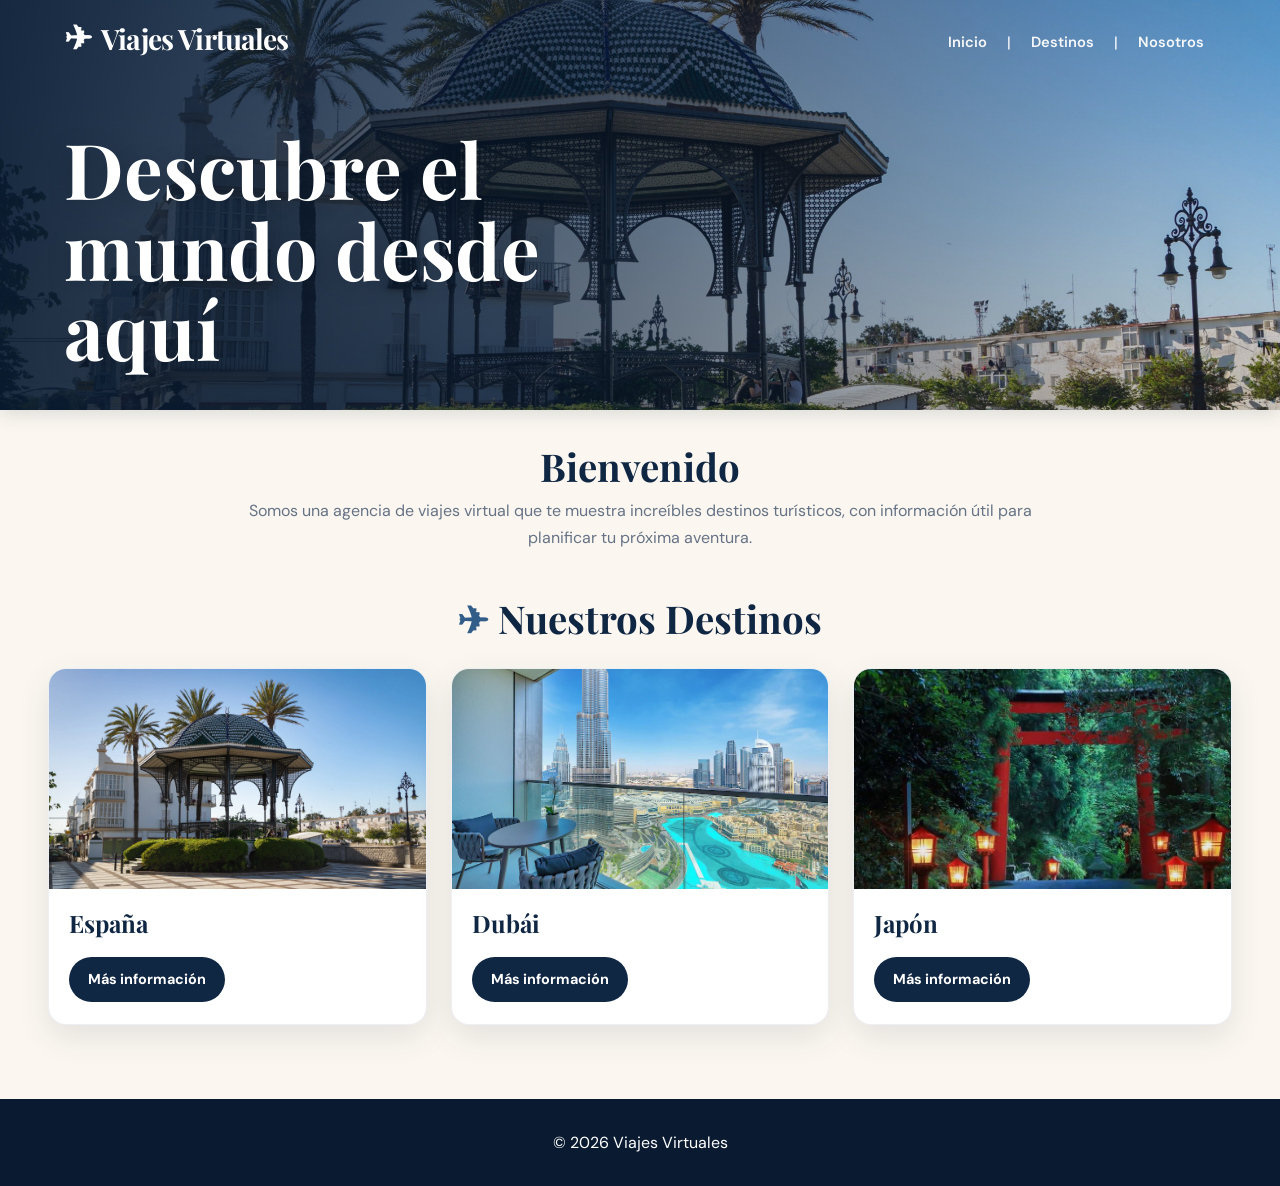
<file: index.html>
<!DOCTYPE html>
<html lang="es">
<head>
    <meta charset="UTF-8">
    <meta name="viewport" content="width=device-width, initial-scale=1.0">
    <link rel="stylesheet" href="css/estilos.css">
    <title>Viajes Virtuales</title>
</head>
<body class="home-page">

    <!-- ENCABEZADO -->
    <header>
    <h1>
        <a class="brand" href="index.html"
           aria-label="Viajes Virtuales: volver al inicio">
            <span class="brand-mark" aria-hidden="true">✈</span>
            Viajes Virtuales
        </a>
    </h1>
    <p>Descubre el mundo desde aquí</p>

        <nav>
            <a href="index.html">Inicio</a> |
            <a href="#destinos">Destinos</a> |
            <a href="nosotros.html">Nosotros</a>
        </nav>
    </header>
    

    <hr>

    <!-- INTRODUCCIÓN -->
    <main>
        <section>
            <h2>Bienvenido</h2>
            <p>
                <!-- Escribir aquí la introducción al propósito del sitio -->
                Somos una agencia de viajes virtual que te muestra increíbles
                destinos turísticos, con información útil para planificar
                tu próxima aventura.
            </p>
        </section>

        <hr>

        <!-- DESTINOS -->
        <section id="destinos">
            <h2>Nuestros Destinos</h2>

            <!-- España -->
            <article>
                <h3>España</h3>
                <a href="destinos/espana.html">
                    <img src="destinos/imagenes/cadiz1.webp" alt="Vista de España" width="600">
                </a>
                <p><a href="destinos/espana.html">Más información</a></p>
            </article>

            <!-- Dubái -->
            <article>
                <h3>Dubái</h3>
                <a href="destinos/dubai.html">
                    <img src="destinos/imagenes/Burj Khalifa.webp" alt="Burj Khalifa en Dubái" width="500">
                </a>
                <p><a href="destinos/dubai.html">Más información</a></p>
            </article>

            <!-- Japón -->
            <article>
                <h3>Japón</h3>
                <a href="destinos/japon.html">
                    <img src="destinos/imagenes/japon1.jpg" alt="Pagoda Chureito con el Monte Fuji y cerezos en flor" width="500">
                </a>
                <p><a href="destinos/japon.html">Más información</a></p>
            </article>

        </section>
    </main>

    <hr>

    <!-- PIE DE PÁGINA -->
    <footer>
        <p>&copy; 2026 Viajes Virtuales </p>
    </footer>

</body>
</html>
</file>
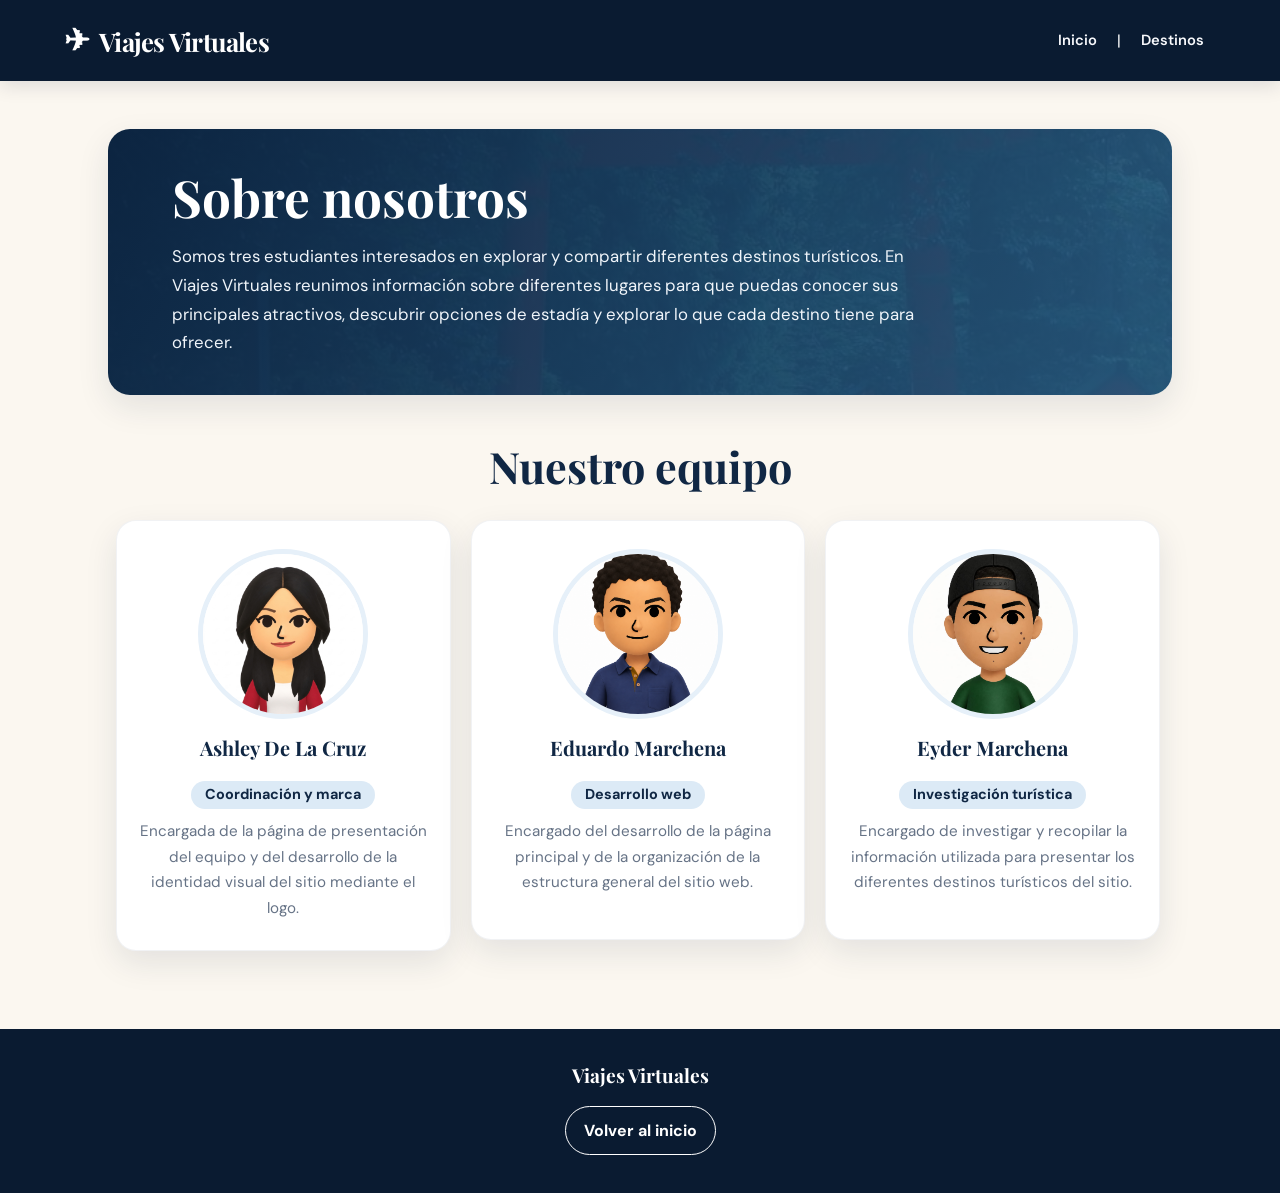
<file: nosotros.html>
<!DOCTYPE html>

<html lang="es">

<head>
    <meta charset="UTF-8">
    <meta name="viewport" content="width=device-width, initial-scale=1.0">
    <link rel="stylesheet" href="css/estilos.css">
    <title>Nosotros | Viajes Virtuales</title>
</head>

<body class="about-page">

<header>
    <h1>
        <a class="brand" href="index.html"
           aria-label="Viajes Virtuales: volver al inicio">
            <span class="brand-mark" aria-hidden="true">✈</span>
            Viajes Virtuales
        </a>
    </h1>


    <nav>
        <a href="index.html">Inicio</a> |
        <a href="index.html#destinos">Destinos</a>
    </nav>
  
</header>


<main>

    <section>
        <h2>Sobre nosotros</h2>

        <p>
            Somos tres estudiantes interesados en explorar y compartir diferentes 
            destinos turísticos. En Viajes Virtuales reunimos información
            sobre diferentes lugares para que puedas conocer sus principales
            atractivos, descubrir opciones de estadía y explorar lo que cada
            destino tiene para ofrecer.
        </p>
    </section>


    <section>
        <h2>Nuestro equipo</h2>

        <article>

            <figure>
                <!-- Ashley De La Cruz -->
                <img src="integrantes/Ashley.jpg"
                     alt="Fotografía de Ashley De La Cruz"
                     width="200"
                     height="200">
                <figcaption>Ashley De La Cruz</figcaption>
            </figure>

            <h3>Coordinación y marca</h3>

            <p>
                Encargada de la página de presentación del equipo y del
                desarrollo de la identidad visual del sitio mediante el logo.
            </p>

        </article>


        <article>

            <figure>
                <!-- Eduardo Marchena -->
                <img src="integrantes/Eduardo.png"
                     alt="Fotografía de Eduardo Marchena"
                     width="200"
                     height="200">
                <figcaption>Eduardo Marchena</figcaption>
            </figure>

            <h3>Desarrollo web</h3>

            <p>
                Encargado del desarrollo de la página principal y de la
                organización de la estructura general del sitio web.
            </p>

        </article>


        <article>

            <figure>
                <!-- Eyder Marchena -->
                <img src="integrantes/Eyder.jpeg"
                     alt="Fotografía de Eyder Marchena"
                     width="200"
                     height="200">
                <figcaption>Eyder Marchena</figcaption>
            </figure>

            <h3>Investigación turística</h3>

            <p>
                Encargado de investigar y recopilar la información utilizada
                para presentar los diferentes destinos turísticos del sitio.
            </p>

        </article>

    </section>

</main>


<footer>
    <p>Viajes Virtuales</p>
    <p>
        <a href="index.html">Volver al inicio</a>
    </p>
</footer>

</body>

</html>
</file>
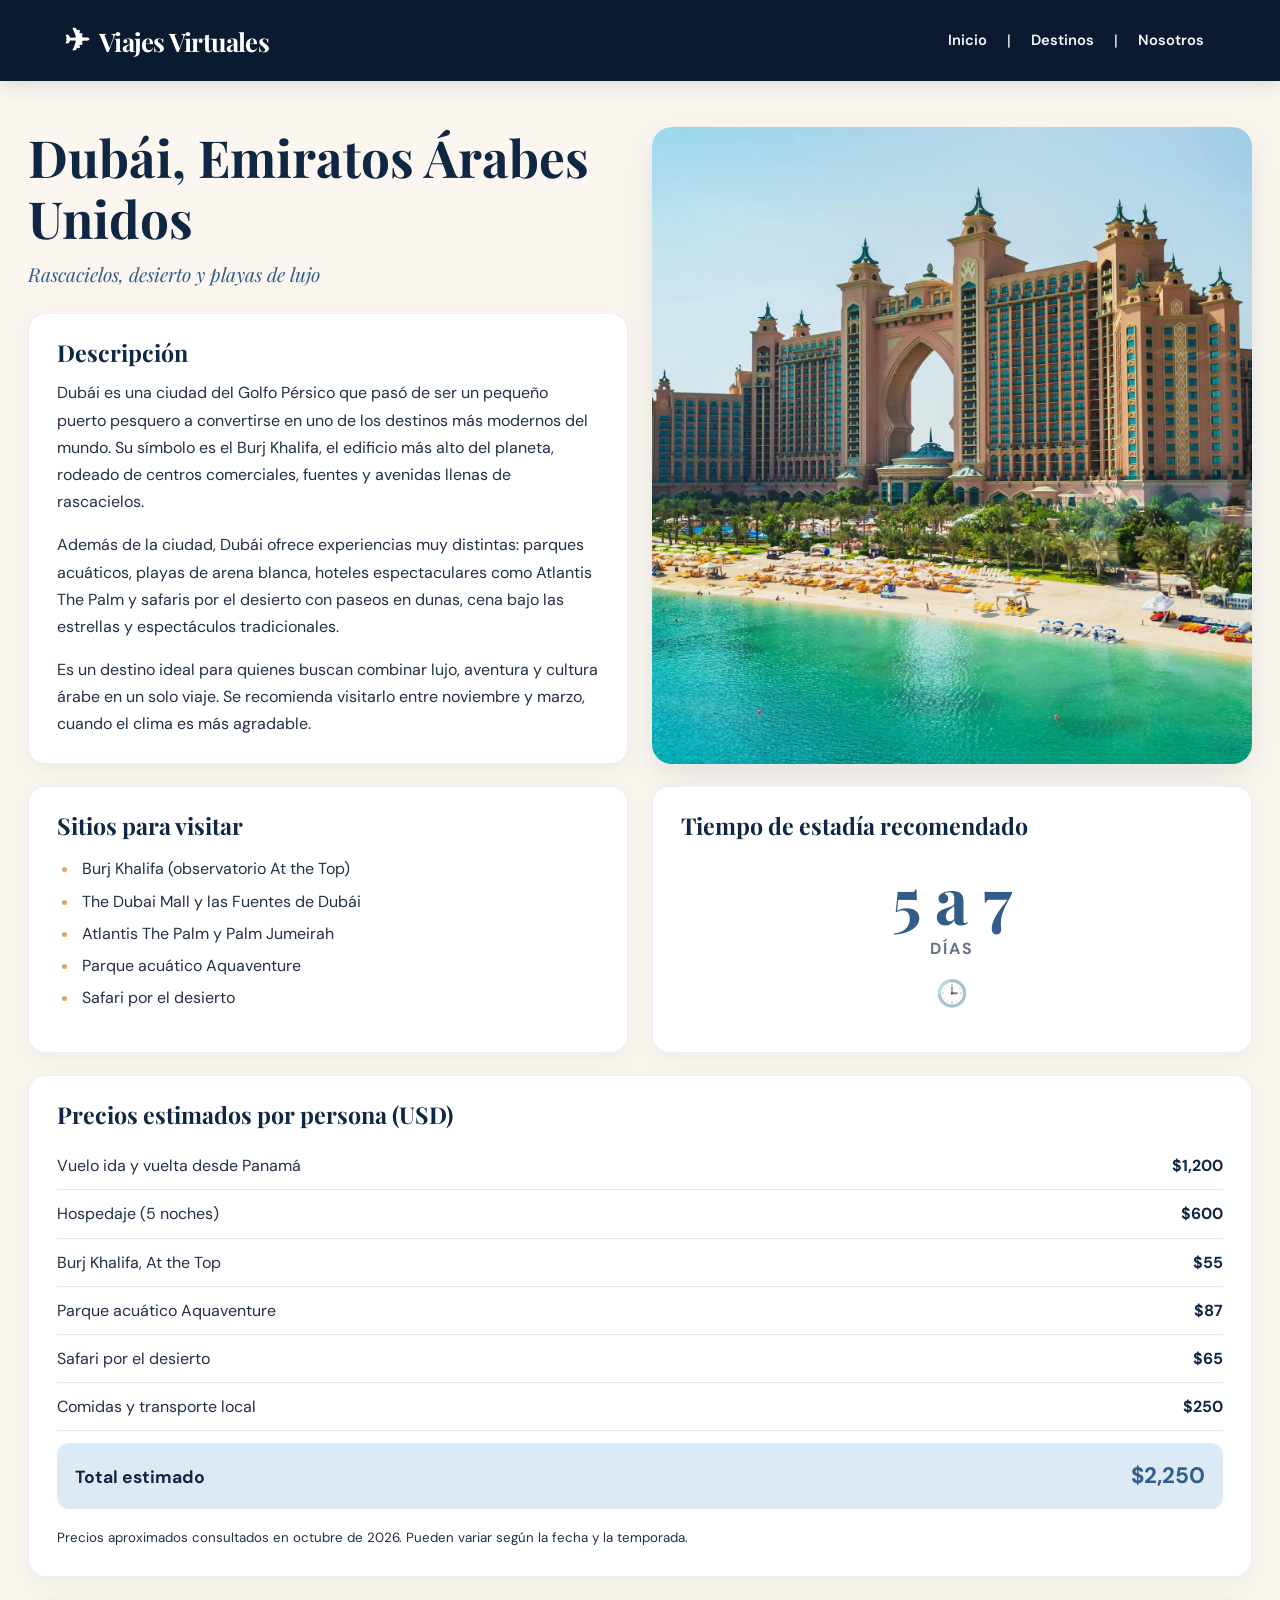
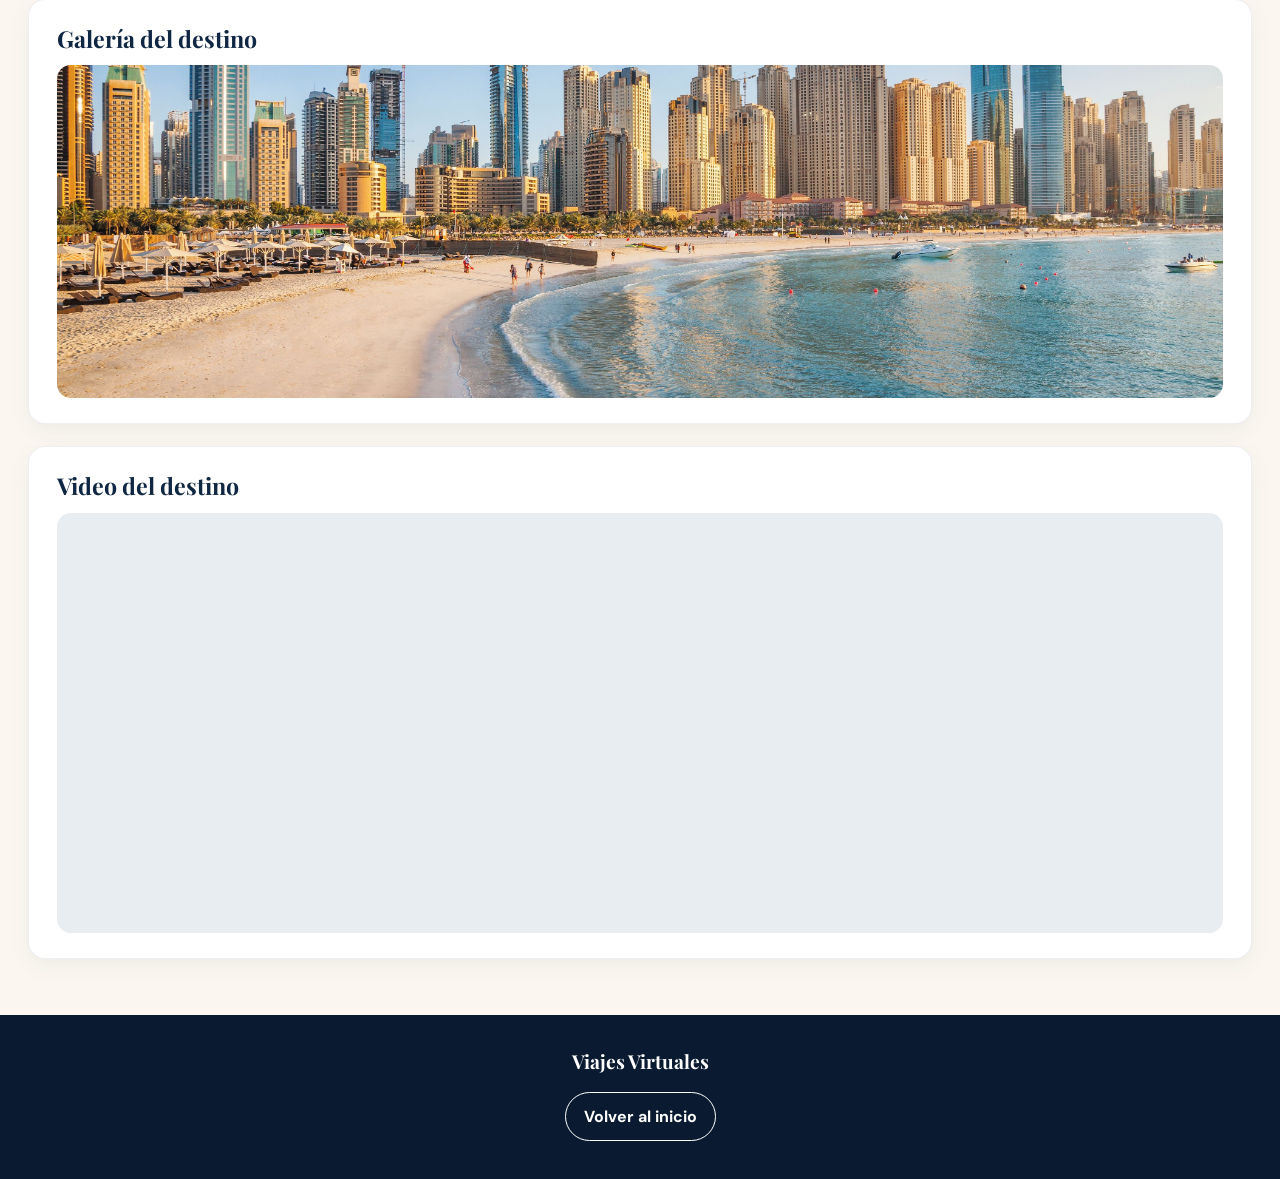
<file: destinos/dubai.html>
<!DOCTYPE html>
<html lang="es">
<head>
    <meta charset="UTF-8">
    <meta name="viewport" content="width=device-width, initial-scale=1.0">
    <link rel="stylesheet" href="../css/estilos.css">
    <title>Dubái - Viajes Virtuales</title>
</head>
<body class="destination-page dubai-page">

    <!-- ENCABEZADO -->
    <header>
        <h1>
            <a class="brand" href="../index.html"
             aria-label="Viajes Virtuales: volver al inicio">
                <span class="brand-mark" aria-hidden="true">✈</span>
                Viajes Virtuales
            </a>
        </h1>

        <nav>
            <a href="../index.html">Inicio</a> |
            <a href="../index.html#destinos">Destinos</a> |
            <a href="../nosotros.html">Nosotros</a>
        </nav>
    </header>

    <hr>

    <main>
        <!-- TÍTULO E IMAGEN PRINCIPAL -->
        <h2>Dubái, Emiratos Árabes Unidos</h2>
        <p><em>Rascacielos, desierto y playas de lujo</em></p>

        <img src="imagenes/dubai.webp"
             alt="Hotel Atlantis The Palm frente a la playa de Palm Jumeirah"
             width="500">

        <!-- DESCRIPCIÓN -->
        <section class="descripcion">
            <h3>Descripción</h3>
            <p>
                Dubái es una ciudad del Golfo Pérsico que pasó de ser un
                pequeño puerto pesquero a convertirse en uno de los destinos
                más modernos del mundo. Su símbolo es el Burj Khalifa, el
                edificio más alto del planeta, rodeado de centros comerciales,
                fuentes y avenidas llenas de rascacielos.
            </p>
            <p>
                Además de la ciudad, Dubái ofrece experiencias muy distintas:
                parques acuáticos, playas de arena blanca, hoteles
                espectaculares como Atlantis The Palm y safaris por el
                desierto con paseos en dunas, cena bajo las estrellas y
                espectáculos tradicionales.
            </p>
            <p>
                Es un destino ideal para quienes buscan combinar lujo,
                aventura y cultura árabe en un solo viaje. Se recomienda
                visitarlo entre noviembre y marzo, cuando el clima es más
                agradable.
            </p>
        </section>

        <!-- TARJETA 1: SITIOS A VISITAR -->
        <section class="sitios">
            <h3>Sitios para visitar</h3>
            <ul>
                <li>Burj Khalifa (observatorio At the Top)</li>
                <li>The Dubai Mall y las Fuentes de Dubái</li>
                <li>Atlantis The Palm y Palm Jumeirah</li>
                <li>Parque acuático Aquaventure</li>
                <li>Safari por el desierto</li>
            </ul>
        </section>

        <!-- TARJETA 2: TIEMPO DE ESTADÍA -->
        <section class="estadia">
            <h3>Tiempo de estadía recomendado</h3>
            <p class="duracion">
                <span class="numero">5 a 7</span>
                <span class="unidad">días</span>
            </p>
        </section>

        <!-- PRECIOS (ANCHO COMPLETO) -->
        <section class="precios">
            <h3>Precios estimados por persona (USD)</h3>
            <ul class="lista-precios">
                <li><span>Vuelo ida y vuelta desde Panamá</span> <span class="monto">$1,200</span></li>
                <li><span>Hospedaje (5 noches)</span> <span class="monto">$600</span></li>
                <li><span>Burj Khalifa, At the Top</span> <span class="monto">$55</span></li>
                <li><span>Parque acuático Aquaventure</span> <span class="monto">$87</span></li>
                <li><span>Safari por el desierto</span> <span class="monto">$65</span></li>
                <li><span>Comidas y transporte local</span> <span class="monto">$250</span></li>
                <li class="total"><span>Total estimado</span> <span class="monto">$2,250</span></li>
            </ul>
            <p><small>Precios aproximados consultados en octubre de 2026. Pueden variar según la fecha y la temporada.</small></p>
        </section>

        <!-- GALERÍA (SEGUNDA IMAGEN) -->
        <section class="galeria">
            <h3>Galería del destino</h3>
            <img src="imagenes/dubai_playa.jpg"
                 alt="Vista del Burj Khalifa y las Fuentes de Dubái desde un balcón">
        </section>

        <!-- VIDEO -->
        <section class="video">
            <h3>Video del destino</h3>
            <iframe width="560" height="315"
                src="https://www.youtube.com/embed/9Kom5LcHVpc"
                title="Video de Dubái"
                allowfullscreen>
            </iframe>
        </section>
    </main>

    <hr>

</body>

<footer>
    <p>Viajes Virtuales</p>
    <p>
        <a href="../index.html">Volver al inicio</a>
    </p>
</footer>

</html>
</file>
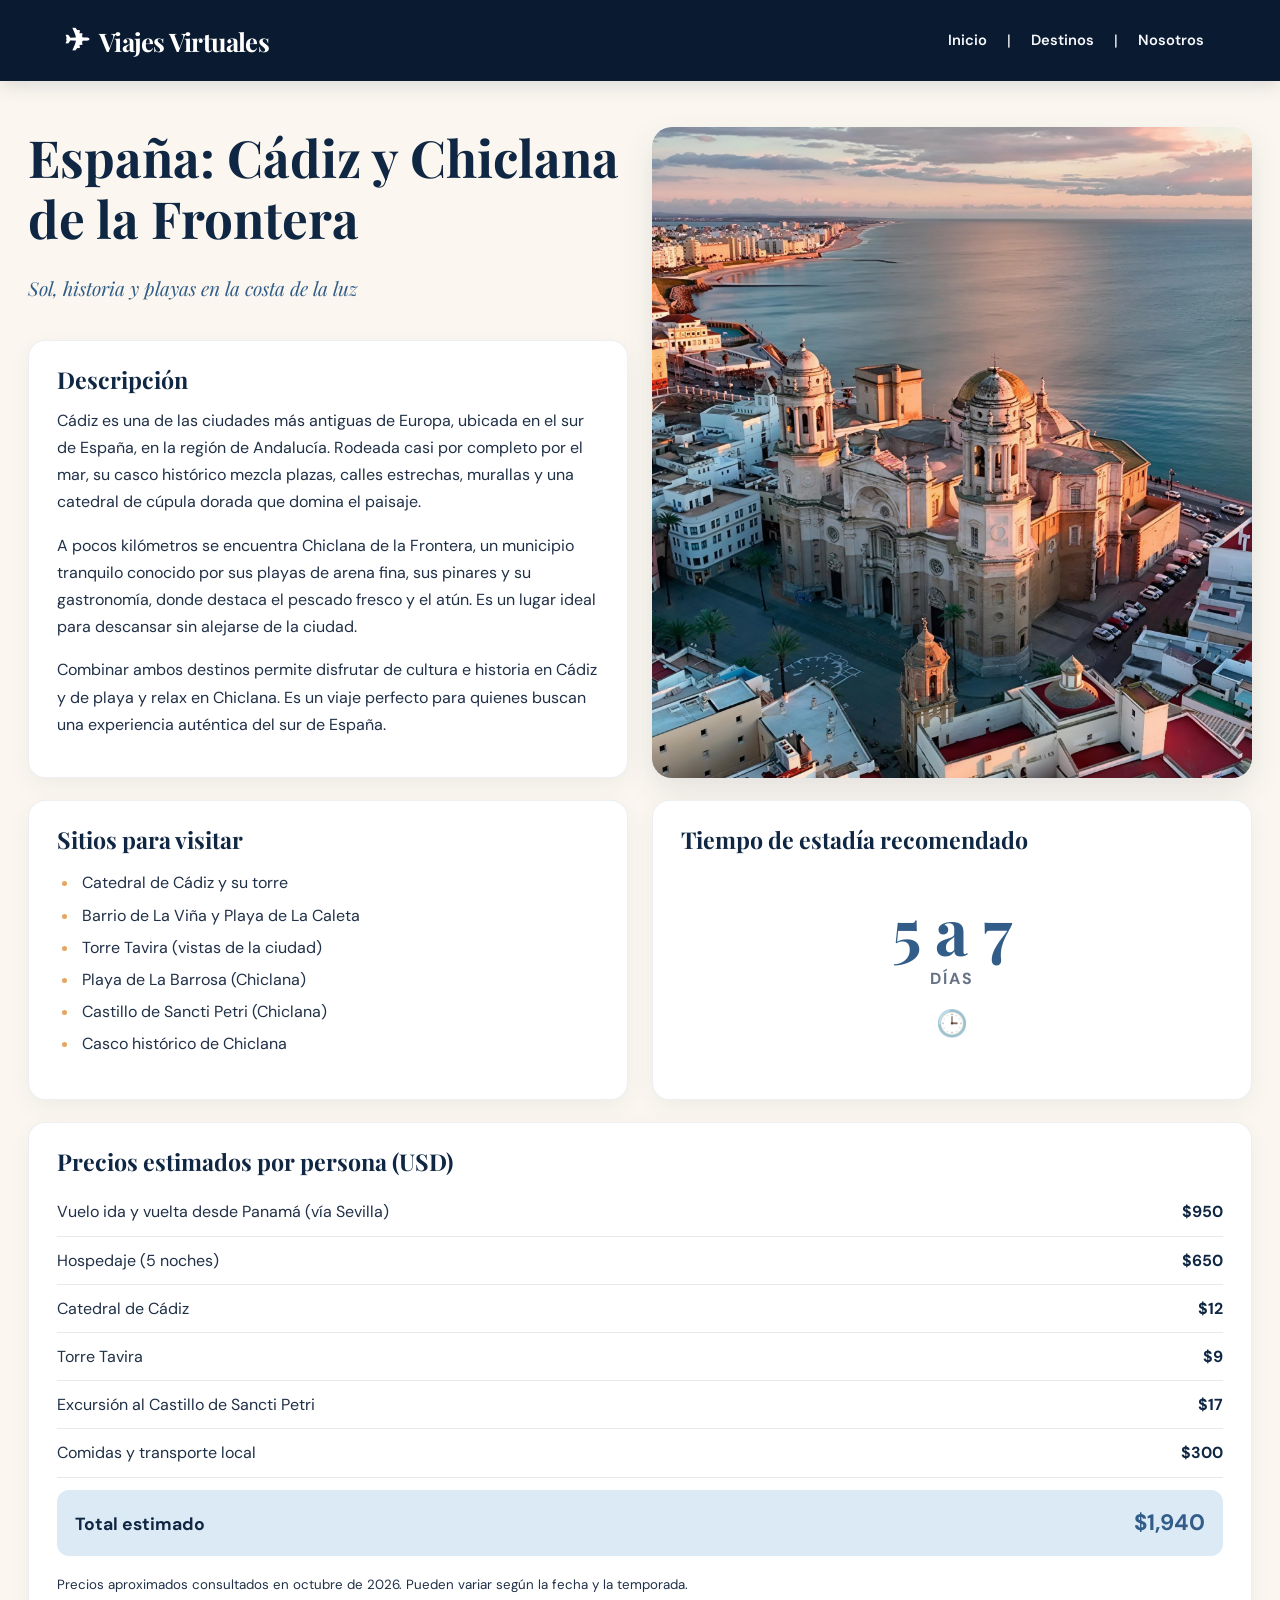
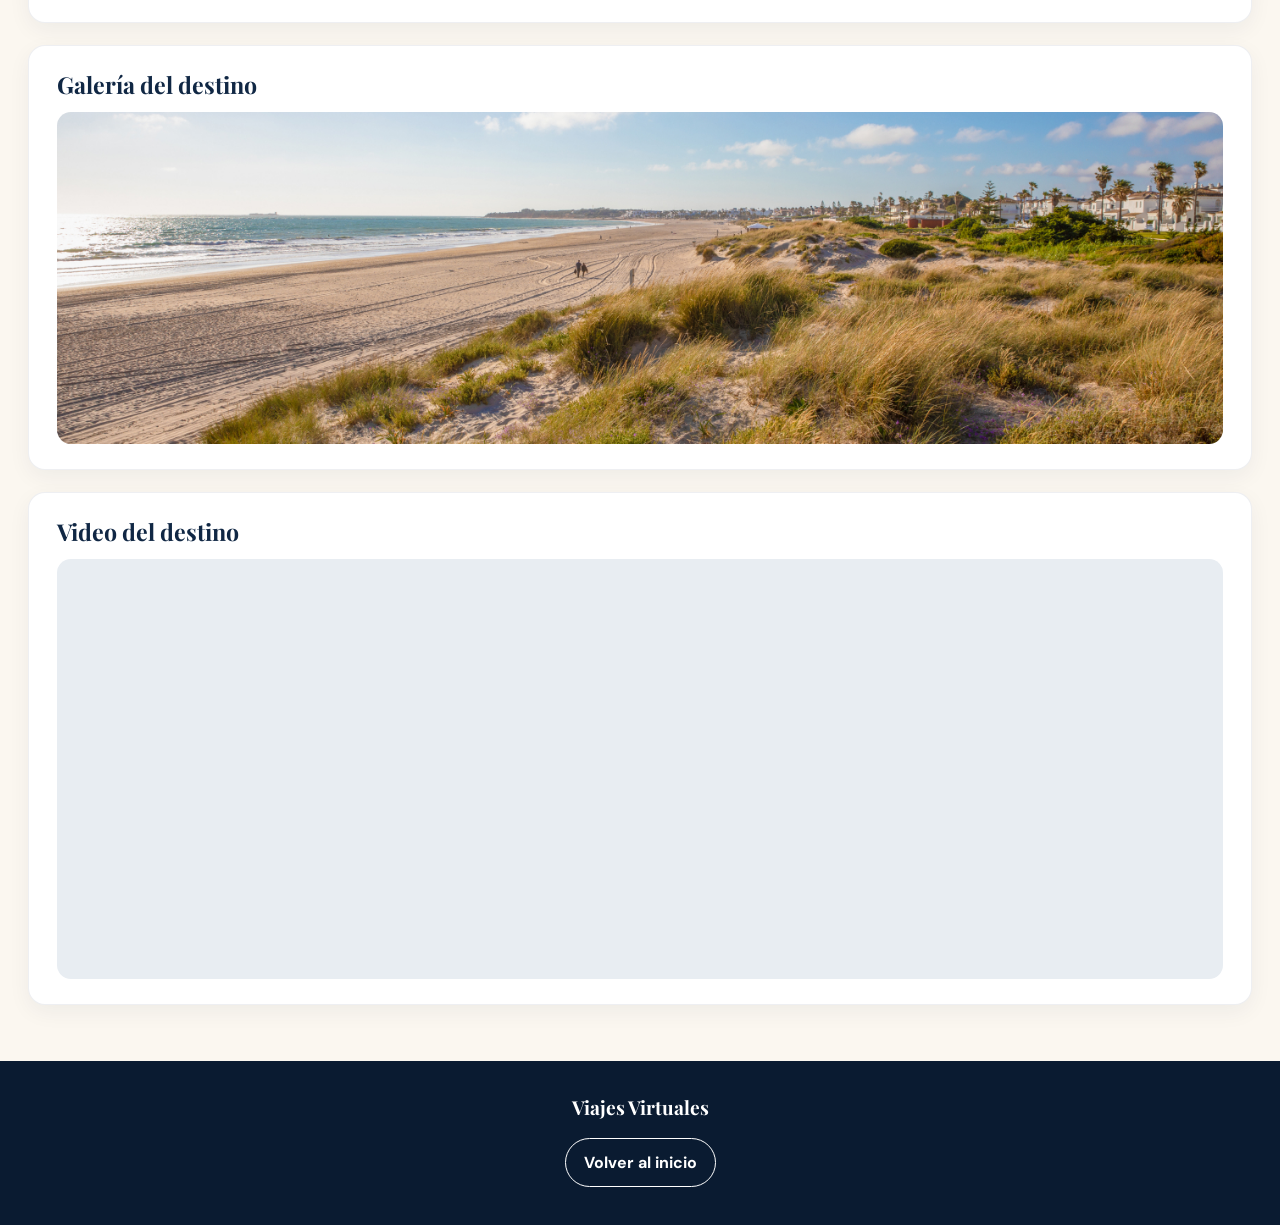
<file: destinos/espana.html>
<!DOCTYPE html>
<html lang="es">
<head>
    <meta charset="UTF-8">
    <meta name="viewport" content="width=device-width, initial-scale=1.0">
    <link rel="stylesheet" href="../css/estilos.css">
    <title>España: Cádiz y Chiclana de la Frontera - Viajes Virtuales</title>
</head>
<body class="destination-page espana-page">

    <!-- ENCABEZADO -->
    <header>
        <h1>
            <a class="brand" href="../index.html"
             aria-label="Viajes Virtuales: volver al inicio">
                <span class="brand-mark" aria-hidden="true">✈</span>
                Viajes Virtuales
            </a>
        </h1>

        <nav>
            <a href="../index.html">Inicio</a> |
            <a href="../index.html#destinos">Destinos</a> |
            <a href="../nosotros.html">Nosotros</a>
        </nav>
    </header>

    <hr>

    <main>
        <!-- TÍTULO E IMAGEN PRINCIPAL -->
        <h2>España: Cádiz y Chiclana de la Frontera</h2>
        <p><em>Sol, historia y playas en la costa de la luz</em></p>

        <img src="imagenes/cadiz.jpeg"
             alt="Vista aérea de la Catedral de Cádiz al atardecer"
             width="600">

        <!-- DESCRIPCIÓN -->
        <section class="descripcion">
            <h3>Descripción</h3>
            <p>
                Cádiz es una de las ciudades más antiguas de Europa, ubicada
                en el sur de España, en la región de Andalucía. Rodeada casi
                por completo por el mar, su casco histórico mezcla plazas,
                calles estrechas, murallas y una catedral de cúpula dorada
                que domina el paisaje.
            </p>
            <p>
                A pocos kilómetros se encuentra Chiclana de la Frontera, un
                municipio tranquilo conocido por sus playas de arena fina,
                sus pinares y su gastronomía, donde destaca el pescado fresco
                y el atún. Es un lugar ideal para descansar sin alejarse de
                la ciudad.
            </p>
            <p>
                Combinar ambos destinos permite disfrutar de cultura e
                historia en Cádiz y de playa y relax en Chiclana. Es un viaje
                perfecto para quienes buscan una experiencia auténtica del
                sur de España.
            </p>
        </section>

        <!-- TARJETA 1: SITIOS A VISITAR -->
        <section class="sitios">
            <h3>Sitios para visitar</h3>
            <ul>
                <li>Catedral de Cádiz y su torre</li>
                <li>Barrio de La Viña y Playa de La Caleta</li>
                <li>Torre Tavira (vistas de la ciudad)</li>
                <li>Playa de La Barrosa (Chiclana)</li>
                <li>Castillo de Sancti Petri (Chiclana)</li>
                <li>Casco histórico de Chiclana</li>
            </ul>
        </section>

                <!-- TARJETA 2: TIEMPO DE ESTADÍA -->
        <section class="estadia">
            <h3>Tiempo de estadía recomendado</h3>
            <p class="duracion">
                <span class="numero">5 a 7</span>
                <span class="unidad">días</span>
            </p>
        </section>

        <!-- PRECIOS (ANCHO COMPLETO) -->
        <section class="precios">
            <h3>Precios estimados por persona (USD)</h3>
            <ul class="lista-precios">
                <li><span>Vuelo ida y vuelta desde Panamá (vía Sevilla)</span> <span class="monto">$950</span></li>
                <li><span>Hospedaje (5 noches)</span> <span class="monto">$650</span></li>
                <li><span>Catedral de Cádiz</span> <span class="monto">$12</span></li>
                <li><span>Torre Tavira</span> <span class="monto">$9</span></li>
                <li><span>Excursión al Castillo de Sancti Petri</span> <span class="monto">$17</span></li>
                <li><span>Comidas y transporte local</span> <span class="monto">$300</span></li>
                <li class="total"><span>Total estimado</span> <span class="monto">$1,940</span></li>
            </ul>
            <p><small>Precios aproximados consultados en octubre de 2026. Pueden variar según la fecha y la temporada.</small></p>
        </section>

        <!-- GALERÍA (SEGUNDA IMAGEN) -->
        <section class="galeria">
            <h3>Galería del destino</h3>
            <img src="imagenes/espana-playa-de-la-barrosa.jpg"
                 alt="Playa de La Barrosa, en Chiclana de la Frontera">
        </section>

        <!-- VIDEO -->
        <section class="video">
            <h3>Video del destino</h3>
            <iframe width="560" height="315"
                src="https://www.youtube.com/embed/zDtQCMJZcdI"
                title="Video de Cádiz y Chiclana de la Frontera"
                allowfullscreen>
            </iframe>
        </section>
    </main>

    <hr>

</body>

<footer>
    <p>Viajes Virtuales</p>
    <p>
        <a href="../index.html">Volver al inicio</a>
    </p>
</footer>

</html>
</file>
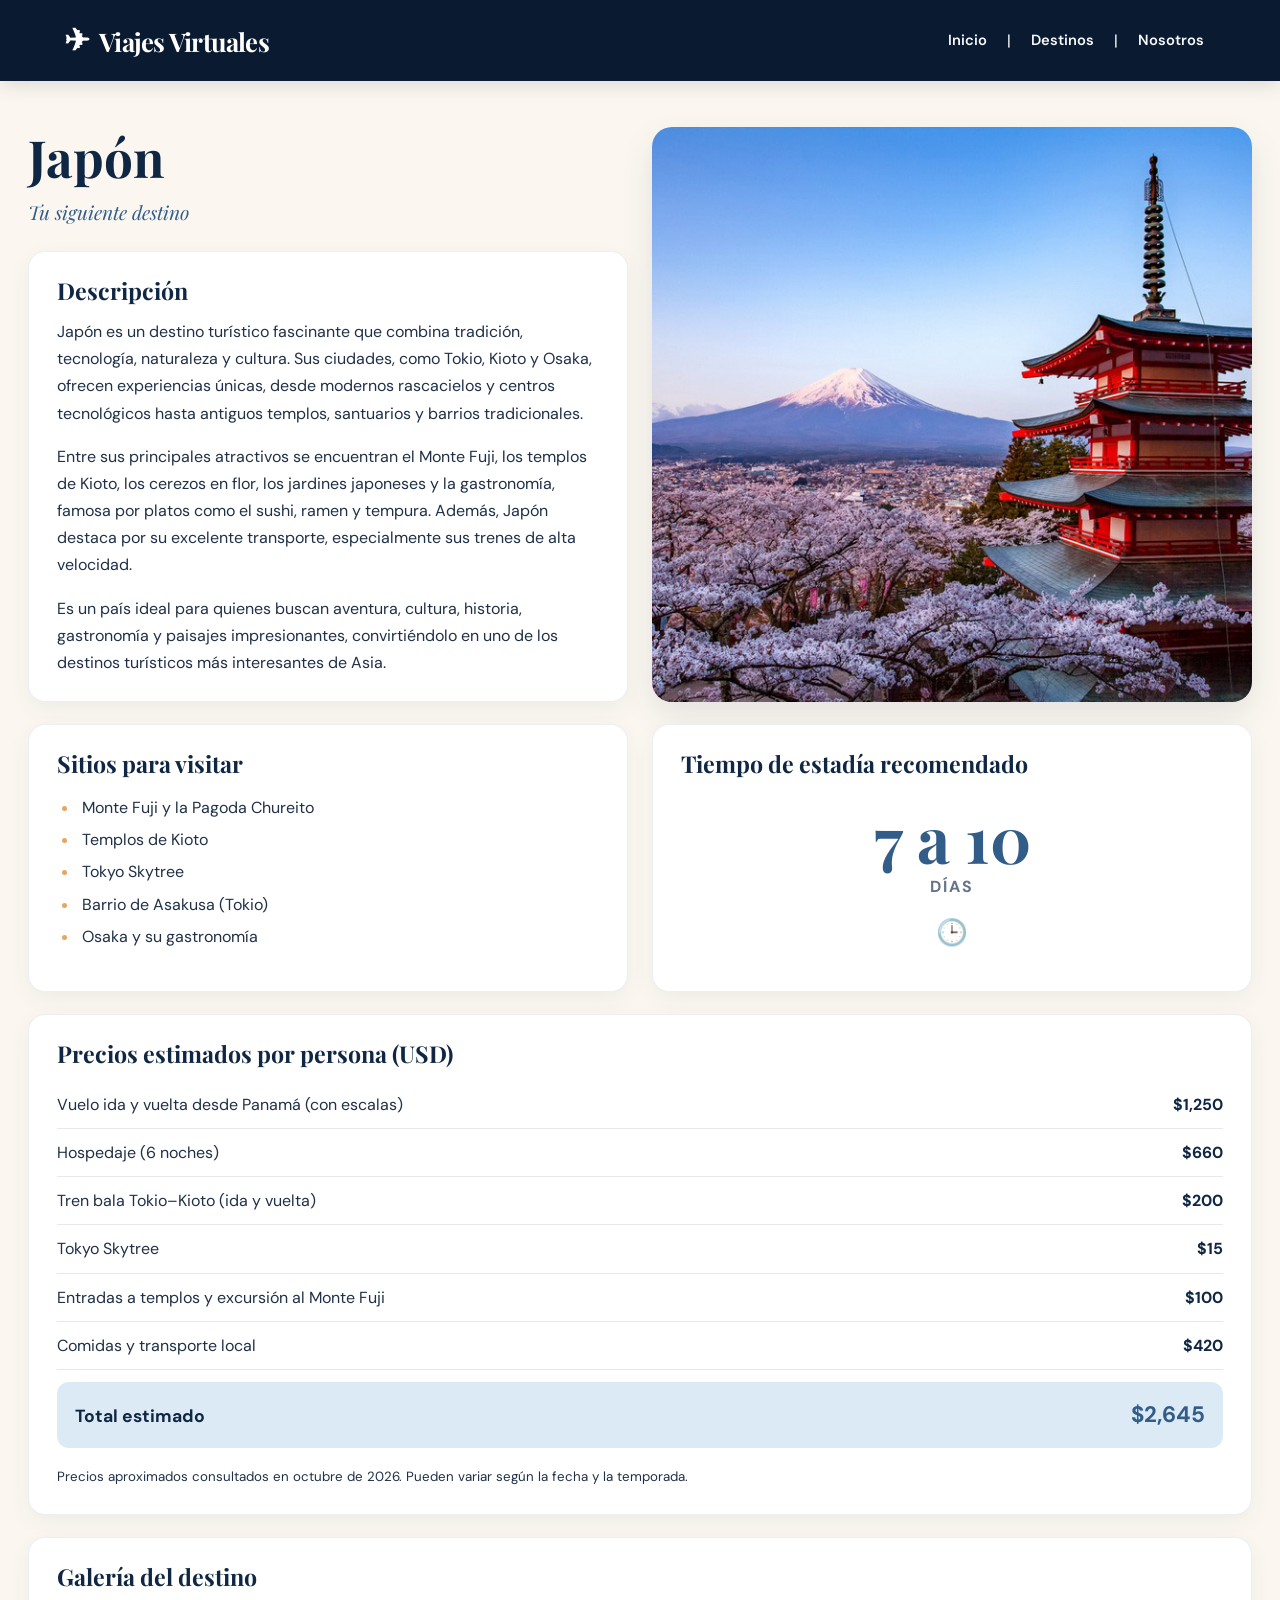
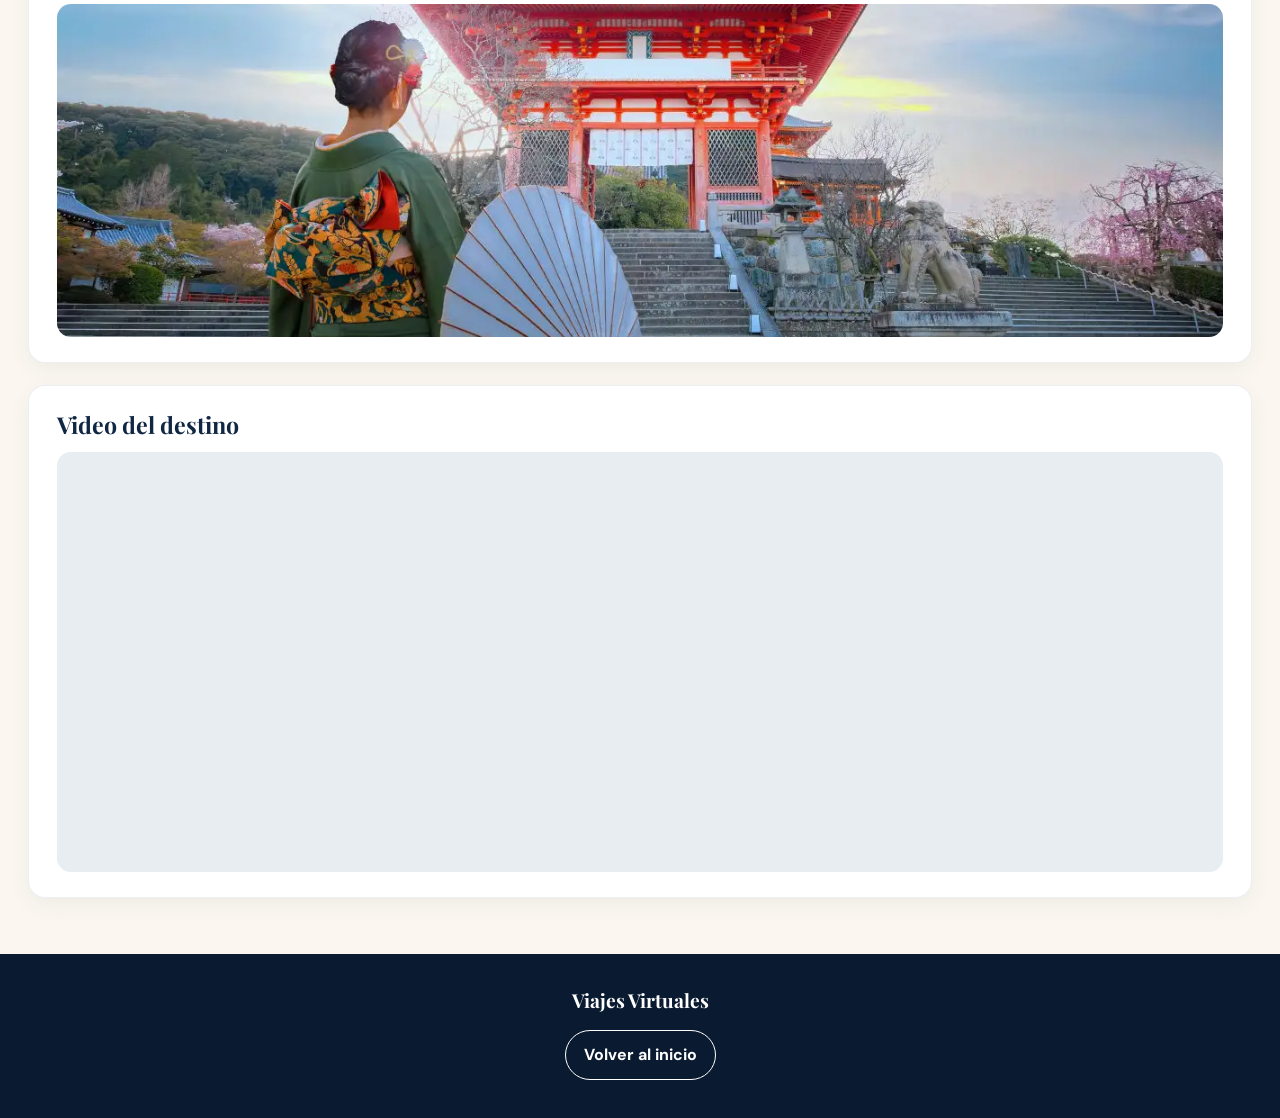
<file: destinos/japon.html>
<!DOCTYPE html>
<html lang="es">
<head>
    <meta charset="UTF-8">
    <meta name="viewport" content="width=device-width, initial-scale=1.0">
    <link rel="stylesheet" href="../css/estilos.css">
    <title>Japón - Viajes Virtuales</title>
</head>
<body class="destination-page japon-page">

    <!-- ENCABEZADO -->
    <header>
        <h1>
            <a class="brand" href="../index.html"
             aria-label="Viajes Virtuales: volver al inicio">
                <span class="brand-mark" aria-hidden="true">✈</span>
                Viajes Virtuales
            </a>
        </h1>

        <nav>
            <a href="../index.html">Inicio</a> |
            <a href="../index.html#destinos">Destinos</a> |
            <a href="../nosotros.html">Nosotros</a>
        </nav>
    </header>

    <hr>

    <main>
        <!-- TÍTULO E IMAGEN PRINCIPAL -->
        <h2>Japón</h2>
        <p><em>Tu siguiente destino</em></p>

        <img src="imagenes/japon.jpg"
             alt="Pagoda Chureito con el Monte Fuji y cerezos en flor"
             width="600">

        <!-- DESCRIPCIÓN -->
        <section class="descripcion">
            <h3>Descripción</h3>
            <p>
                Japón es un destino turístico fascinante que combina tradición, tecnología, naturaleza y cultura. Sus ciudades, como Tokio, Kioto y Osaka, ofrecen experiencias únicas, desde modernos rascacielos y centros tecnológicos hasta antiguos templos, santuarios y barrios tradicionales.
            </p>

            <p>
                Entre sus principales atractivos se encuentran el Monte Fuji, los templos de Kioto, los cerezos en flor, los jardines japoneses y la gastronomía, famosa por platos como el sushi, ramen y tempura. Además, Japón destaca por su excelente transporte, especialmente sus trenes de alta velocidad.
            </p>

            <p>
                Es un país ideal para quienes buscan aventura, cultura, historia, gastronomía y paisajes impresionantes, convirtiéndolo en uno de los destinos turísticos más interesantes de Asia.
            </p>
        </section>

        <!-- TARJETA 1: SITIOS A VISITAR -->
        <section class="sitios">
            <h3>Sitios para visitar</h3>
            <ul>
                <li>Monte Fuji y la Pagoda Chureito</li>
                <li>Templos de Kioto</li>
                <li>Tokyo Skytree</li>
                <li>Barrio de Asakusa (Tokio)</li>
                <li>Osaka y su gastronomía</li>
            </ul>
        </section>

        <!-- TARJETA 2: TIEMPO DE ESTADÍA -->
        <section class="estadia">
            <h3>Tiempo de estadía recomendado</h3>
            <p class="duracion">
                <span class="numero">7 a 10</span>
                <span class="unidad">días</span>
            </p>
        </section>

        <!-- PRECIOS (ANCHO COMPLETO) -->
        <section class="precios">
            <h3>Precios estimados por persona (USD)</h3>
            <ul class="lista-precios">
                <li><span>Vuelo ida y vuelta desde Panamá (con escalas)</span> <span class="monto">$1,250</span></li>
                <li><span>Hospedaje (6 noches)</span> <span class="monto">$660</span></li>
                <li><span>Tren bala Tokio–Kioto (ida y vuelta)</span> <span class="monto">$200</span></li>
                <li><span>Tokyo Skytree</span> <span class="monto">$15</span></li>
                <li><span>Entradas a templos y excursión al Monte Fuji</span> <span class="monto">$100</span></li>
                <li><span>Comidas y transporte local</span> <span class="monto">$420</span></li>
                <li class="total"><span>Total estimado</span> <span class="monto">$2,645</span></li>
            </ul>
            <p><small>Precios aproximados consultados en octubre de 2026. Pueden variar según la fecha y la temporada.</small></p>
        </section>

        <!-- GALERÍA (SEGUNDA IMAGEN) -->
        <section class="galeria">
            <h3>Galería del destino</h3>
            <img src="imagenes/japon2.webp"
                 alt="Torii rojo entre árboles, con faroles encendidos en un santuario japonés">
        </section>

        <!-- VIDEO -->
        <section class="video">
            <h3>Video del destino</h3>
            <iframe width="560" height="315"
                src="https://www.youtube.com/embed/PX71_QdKGcc?start=42"
                title="Video de Japón"
                allowfullscreen>
            </iframe>
        </section>
    </main>

    <hr>

</body>

<footer>
    <p>Viajes Virtuales</p>
    <p>
        <a href="../index.html">Volver al inicio</a>
    </p>
</footer>

</html>
</file>
<file: css/estilos.css>
@import url('https://fonts.googleapis.com/css2?family=DM+Sans:wght@400;500;600;700&family=Playfair+Display:wght@500;600;700&display=swap');

:root {
    --navy: #102744;
    --navy-deep: #0a1b31;
    --blue: #315d88;
    --sky: #dceaf6;
    --cream: #fbf7f0;
    --paper: #ffffff;
    --sand: #f5c184;
    --sand-deep: #e7a65f;
    --ink: #203047;
    --muted: #667386;
    --line: #e6e8eb;
    --shadow: 0 12px 32px rgba(16, 39, 68, .10);
}

* {
    box-sizing: border-box;
}

html {
    scroll-behavior: smooth;
}

body {
    margin: 0;
    color: var(--ink);
    background: var(--cream);
    font-family: 'DM Sans', 'Segoe UI', sans-serif;
    font-size: 16px;
    line-height: 1.7;
}

img,
iframe {
    max-width: 100%;
}

img {
    display: block;
    height: auto;
}

a {
    color: var(--blue);
    text-decoration: none;
    transition: color .2s ease, background .2s ease, transform .2s ease;
}

a:hover {
    color: var(--sand-deep);
}

a:focus-visible {
    outline: 3px solid var(--sand-deep);
    outline-offset: 4px;
}

h1,
h2,
h3,
h4 {
    color: var(--navy);
    font-family: 'Playfair Display', Georgia, serif;
    line-height: 1.2;
}

p {
    margin-top: 0;
}


header {
    position: relative;
    z-index: 1;
    display: flex;
    align-items: center;
    justify-content: space-between;
    gap: 28px;
    padding: 20px clamp(22px, 5vw, 76px);
    color: white;
    background: var(--navy-deep);
    box-shadow: 0 5px 18px rgba(10, 27, 49, .12);
}

header h1 {
    flex: 0 0 auto;
    margin: 0;
    color: white;
    font-size: clamp(1.35rem, 2vw, 1.85rem);
    letter-spacing: -.03em;
}


header h1 .brand {
    display: inline-flex;
    align-items: center;
    gap: 10px;
    color: white;
    text-decoration: none;
}

header h1 .brand:hover {
    color: white;
}

header h1 .brand-mark {
    display: inline-block;
    color: white;
    font-family: Arial, sans-serif;
    font-size: 1.2em;
    line-height: 1;
    transition: transform .25s ease;
}

header h1 .brand:hover .brand-mark {
    transform: translateX(3px) rotate(-8deg);
}

header nav {
    display: flex;
    flex-wrap: wrap;
    align-items: center;
    gap: 8px;
}

header nav a {
    display: inline-block;
    padding: 8px 12px;
    border-radius: 999px;
    color: #f7f8fb;
    font-size: .92rem;
    font-weight: 600;
}

header nav a:hover {
    color: white;
    background: rgba(255, 255, 255, .12);
}

header > p {
    position: absolute;
    left: clamp(22px, 5vw, 76px);
    top: 100%;
    margin: 0;
}

hr {
    display: none;
}


.home-page header {
    min-height: 410px;
    align-items: flex-start;
    padding-top: 22px;
    background:
        linear-gradient(
            90deg,
            rgba(7, 25, 48, .91) 0%,
            rgba(7, 25, 48, .62) 47%,
            rgba(7, 25, 48, .10) 100%
        ),
        url('../destinos/imagenes/cadiz1.webp') center 48% / cover no-repeat;
}

.home-page header h1 {
    font-size: clamp(1.4rem, 2.2vw, 2rem);
}

.home-page header > p {
    top: 128px;
    max-width: 620px;
    color: white;
    font-family: 'Playfair Display', Georgia, serif;
    font-size: clamp(2.8rem, 6vw, 5.6rem);
    font-weight: 700;
    line-height: 1.05;
    text-shadow: 0 3px 24px rgba(0, 0, 0, .18);
}

.home-page main {
    max-width: 1240px;
    margin: -1px auto 0;
    padding: 0 28px 54px;
}

.home-page main > section:first-child {
    max-width: 850px;
    margin: 0 auto;
    padding: 34px 24px 22px;
    text-align: center;
}

.home-page main > section:first-child h2 {
    margin: 0 0 8px;
    font-size: clamp(1.8rem, 3vw, 2.6rem);
}

.home-page main > section:first-child p {
    margin: 0;
    color: var(--muted);
}


.home-page #destinos {
    display: grid;
    grid-template-columns: repeat(3, minmax(0, 1fr));
    gap: 24px;
    padding-top: 12px;
}

.home-page #destinos > h2 {
    grid-column: 1 / -1;
    margin: 10px 0 2px;
    text-align: center;
    font-size: clamp(2rem, 3vw, 2.8rem);
}

.home-page #destinos > h2::before {
    content: '✈  ';
    color: var(--blue);
}

.home-page #destinos article {
    display: flex;
    flex-direction: column;
    min-width: 0;
    margin: 0 0 20px;
    overflow: hidden;
    border: 1px solid rgba(16, 39, 68, .07);
    border-radius: 18px;
    background: var(--paper);
    box-shadow: var(--shadow);
    transition: transform .25s ease, box-shadow .25s ease;
}

.home-page #destinos article:hover {
    transform: translateY(-5px);
    box-shadow: 0 18px 38px rgba(16, 39, 68, .15);
}

.home-page #destinos article h3 {
    margin: 20px 20px 6px;
    font-size: 1.5rem;
}

.home-page #destinos article > a:first-of-type {
    order: -1;
}

.home-page #destinos article img {
    width: 100%;
    height: 220px;
    object-fit: cover;
}

.home-page #destinos article p {
    margin: 14px 20px 22px;
}

.home-page #destinos article p a {
    display: inline-block;
    padding: 10px 19px;
    border-radius: 999px;
    color: white;
    background: var(--navy);
    font-size: .9rem;
    font-weight: 700;
}

.home-page #destinos article p a:hover {
    color: var(--navy);
    background: var(--sand);
}

.home-page footer {
    position: relative;
    padding: 30px 24px;
    color: white;
    text-align: center;
    background: var(--navy-deep);
}

.home-page footer p {
    margin: 0;
}


/* ===== PÁGINAS DE DESTINO ===== */

.destination-page main {
    display: grid;
    grid-template-columns: repeat(6, minmax(0, 1fr));
    column-gap: 24px;
    row-gap: 22px;
    max-width: 1280px;
    margin: 46px auto 56px;
    padding: 0 28px;
    align-items: stretch;
}

/* --- A. Presentación: texto a la izquierda, imagen a la derecha --- */
.destination-page main > h2 {
    grid-column: 1 / 4;
    grid-row: 1;
    margin: 0;
    font-size: clamp(2.2rem, 4vw, 3.5rem);
}

.destination-page main > h2 + p {
    grid-column: 1 / 4;
    grid-row: 2;
    margin: -14px 0 0;
    color: var(--blue);
    font-family: 'Playfair Display', Georgia, serif;
    font-size: 1.2rem;
    font-style: italic;
}

.destination-page main > img {
    grid-column: 4 / 7;
    grid-row: 1 / span 3;
    align-self: stretch;
    width: 100%;
    min-height: 340px;
    max-height: none;
    object-fit: cover;
    border-radius: 20px;
    box-shadow: var(--shadow);
}

/* --- Tarjetas (estilo común) --- */
.destination-page main > section {
    min-width: 0;
    padding: 25px 28px;
    border: 1px solid rgba(16, 39, 68, .07);
    border-radius: 17px;
    background: var(--paper);
    box-shadow: 0 7px 22px rgba(16, 39, 68, .055);
}

.destination-page main > section h3 {
    margin: 0 0 13px;
    font-size: 1.45rem;
}

.destination-page main > section p:last-child {
    margin-bottom: 0;
}

/* --- Posición de cada sección --- */
.destination-page .descripcion { grid-column: 1 / 4; grid-row: 3; }

/* --- B. Información del viaje --- */
.destination-page .sitios  { grid-column: 1 / 4;  grid-row: 4; }
.destination-page .estadia { grid-column: 4 / 7;  grid-row: 4; }
.destination-page .precios { grid-column: 1 / -1; grid-row: 5; }

/* --- C. Galería --- */
.destination-page .galeria { grid-column: 1 / -1; grid-row: 6; }

.destination-page .galeria img {
    width: 100%;
    height: clamp(200px, 26vw, 340px);
    object-fit: cover;
    border-radius: 14px;
}

/* --- D. Video --- */
.destination-page .video { grid-column: 1 / -1; grid-row: 7; }

/* Detalles */
.destination-page .precios strong {
    color: var(--navy);
}

.destination-page ul {
    padding-left: 22px;
}

.destination-page li {
    padding-left: 3px;
    margin: 5px 0;
}

.destination-page li::marker {
    color: var(--sand-deep);
}

/* --- Tarjeta de estadía: número grande y centrado --- */
.destination-page .estadia {
    display: flex;
    flex-direction: column;
}

.destination-page .estadia .duracion {
    flex: 1;
    display: flex;
    flex-direction: column;
    align-items: center;
    justify-content: center;
    margin: 0;
    text-align: center;
}

.destination-page .estadia .numero {
    color: var(--blue);
    font-family: 'Playfair Display', Georgia, serif;
    font-size: clamp(2.6rem, 5vw, 4rem);
    font-weight: 700;
    line-height: 1.1;
}

.destination-page .estadia .unidad {
    color: var(--muted);
    font-weight: 700;
    letter-spacing: .12em;
    text-transform: uppercase;
}

.destination-page .estadia .duracion::after {
    content: "🕒";
    margin-top: 10px;
    font-size: 1.6rem;
}

/* --- Tarjeta de precios: etiqueta a la izquierda, monto a la derecha --- */
.destination-page .lista-precios {
    margin: 0 0 14px;
    padding: 0;
    list-style: none;
}

.destination-page .lista-precios li {
    display: flex;
    align-items: baseline;
    justify-content: space-between;
    gap: 16px;
    margin: 0;
    padding: 10px 0;
    border-bottom: 1px solid var(--line);
}

.destination-page .lista-precios .monto {
    color: var(--navy);
    font-weight: 700;
    white-space: nowrap;
}

.destination-page .lista-precios .total {
    margin-top: 12px;
    padding: 14px 18px;
    border: 0;
    border-radius: 12px;
    background: var(--sky);
    color: var(--navy);
    font-size: 1.1rem;
    font-weight: 700;
}

.destination-page .lista-precios .total .monto {
    color: var(--blue);
    font-size: 1.4rem;
}

.destination-page iframe {
    display: block;
    width: 100%;
    min-height: 420px;
    border: 0;
    border-radius: 14px;
    background: #e8edf2;
}

.destination-page > p:last-child {
    max-width: 1180px;
    margin: 0 auto 48px;
    padding: 0 28px;
}

.destination-page > p:last-child a {
    display: inline-block;
    padding: 10px 18px;
    border: 1px solid var(--navy);
    border-radius: 999px;
    color: var(--navy);
    font-weight: 700;
}

.destination-page > p:last-child a:hover {
    color: white;
    background: var(--navy);
}


/* ===== PÁGINA NOSOTROS ===== */

.about-page main {
    max-width: 1120px;
    margin: 0 auto;
    padding: 48px 28px 60px;
}

.about-page main > section:first-child {
    margin: 0 0 46px;
    padding: 38px clamp(24px, 5vw, 66px);
    border-radius: 22px;
    color: white;
    background:
        linear-gradient(
            120deg,
            rgba(12, 37, 66, .97),
            rgba(39, 89, 128, .91)
        ),
        url('../destinos/imagenes/japon1.jpg') center / cover;
    box-shadow: var(--shadow);
}

.about-page main > section:first-child h2 {
    margin: 0 0 14px;
    color: white;
    font-size: clamp(2.3rem, 4vw, 3.4rem);
}

.about-page main > section:first-child p {
    max-width: 780px;
    margin: 0;
    color: #f0f5fa;
    font-size: 1.05rem;
}

.about-page main > section:nth-child(2) > h2 {
    margin: 0 0 28px;
    text-align: center;
    font-size: clamp(2rem, 3.5vw, 2.7rem);
}


.about-page main > section:nth-child(2) article {
    display: inline-flex;
    vertical-align: top;
    flex-direction: column;
    align-items: center;
    width: calc(33.333% - 20px);
    min-height: 420px;
    margin: 0 8px 18px;
    padding: 28px 22px;
    border: 1px solid rgba(16, 39, 68, .06);
    border-radius: 20px;
    background: var(--paper);
    box-shadow: var(--shadow);
    text-align: center;
    transition: transform .25s ease;
}

.about-page main > section:nth-child(2) article:hover {
    transform: translateY(-5px);
}

.about-page article figure {
    margin: 0 0 16px;
}

.about-page article img {
    width: 170px;
    height: 170px;
    margin: 0 auto;
    border: 5px solid #e6f0f9;
    border-radius: 50%;
    object-fit: cover;
    background: var(--sky);
}

.about-page article figcaption {
    margin-top: 12px;
    color: var(--navy);
    font-family: 'Playfair Display', Georgia, serif;
    font-size: 1.25rem;
    font-weight: 700;
}

.about-page article h3 {
    margin: 0 0 10px;
    padding: 5px 14px;
    border-radius: 999px;
    color: var(--navy);
    background: var(--sky);
    font-family: 'DM Sans', sans-serif;
    font-size: .9rem;
}

.about-page article p {
    margin: 0;
    color: var(--muted);
    font-size: .95rem;
}


/* ===== PIE DE PÁGINA (destinos y nosotros): mismo color que el del inicio ===== */

.destination-page footer,
.about-page footer {
    padding: 30px 24px 38px;
    color: white;
    text-align: center;
    background: var(--navy-deep);
}

.destination-page footer p:first-child,
.about-page footer p:first-child {
    margin: 0;
    color: white;
    font-family: 'Playfair Display', Georgia, serif;
    font-size: 1.2rem;
    font-weight: 700;
}

.destination-page footer p:last-child,
.about-page footer p:last-child {
    margin: 14px 0 0;
}

.destination-page footer a,
.about-page footer a {
    display: inline-block;
    padding: 10px 18px;
    border: 1px solid white;
    border-radius: 999px;
    color: white;
    background: transparent;
    font-weight: 700;
}

/* Al pasar el cursor o seleccionar: fondo blanco y letras azules */
.destination-page footer a:hover,
.destination-page footer a:focus,
.destination-page footer a:active,
.about-page footer a:hover,
.about-page footer a:focus,
.about-page footer a:active {
    color: var(--blue);
    background: white;
}


/* ===== TABLET ===== */

@media (max-width: 850px) {
    header {
        align-items: flex-start;
        flex-direction: column;
        gap: 12px;
    }

    .home-page header {
        min-height: 390px;
    }

    .home-page header > p {
        top: 145px;
    }

    .home-page #destinos {
        grid-template-columns: repeat(2, minmax(0, 1fr));
    }

    .about-page main > section:nth-child(2) article {
        width: calc(50% - 18px);
    }

    .destination-page main {
        grid-template-columns: repeat(2, minmax(0, 1fr));
    }

    .destination-page main > h2,
    .destination-page main > h2 + p,
    .destination-page main > img,
    .destination-page .descripcion,
    .destination-page .galeria,
    .destination-page .video,
    .destination-page .precios {
        grid-column: 1 / -1;
        grid-row: auto;
    }

    .destination-page .sitios  { grid-column: 1; grid-row: auto; }
    .destination-page .estadia { grid-column: 2; grid-row: auto; }

    .destination-page main > img {
        min-height: 0;
        height: 320px;
    }
}

/* ===== TELÉFONOS ===== */

@media (max-width: 600px) {
    body {
        font-size: 15px;
    }

    header {
        padding: 18px 20px;
    }

    header nav {
        gap: 3px;
    }

    header nav a {
        padding: 7px 9px;
        font-size: .85rem;
    }

    .home-page header {
        min-height: 360px;
        background-position: center;
    }

    .home-page header > p {
        top: 142px;
        right: 18px;
        font-size: 3rem;
    }

    .home-page main {
        padding: 0 16px 36px;
    }

    .home-page main > section:first-child {
        padding: 28px 8px 18px;
    }

    .home-page #destinos {
        grid-template-columns: 1fr;
        gap: 18px;
    }

    .home-page #destinos article {
        width: 100%;
        margin: 0 0 18px;
    }

    .home-page #destinos article img {
        height: 220px;
    }

    .about-page main > section:nth-child(2) article {
        display: flex;
        width: 100%;
        margin: 0 0 18px;
    }

    .destination-page main {
        display: flex;
        flex-direction: column;
        gap: 18px;
        margin: 28px auto 38px;
        padding: 0 16px;
    }

    .destination-page main > h2 {
        font-size: 2.3rem;
    }

    .destination-page main > h2 + p {
        margin-top: -12px;
    }

    .destination-page main > img {
        order: 0;
        width: 100%;
        height: auto;
        min-height: 0;
        max-height: 320px;
        object-fit: cover;
    }

    .destination-page .galeria img {
        height: 200px;
    }

    .destination-page main > section {
        width: 100%;
        padding: 22px;
    }

    .destination-page iframe {
        min-height: 240px;
    }

    .destination-page > p:last-child {
        padding: 0 16px;
    }

    .about-page main {
        padding: 28px 16px 38px;
    }

    .about-page main > section:first-child {
        padding: 28px 22px;
        margin-bottom: 34px;
    }

    .about-page article img {
        width: 155px;
        height: 155px;
    }
}
</file>
